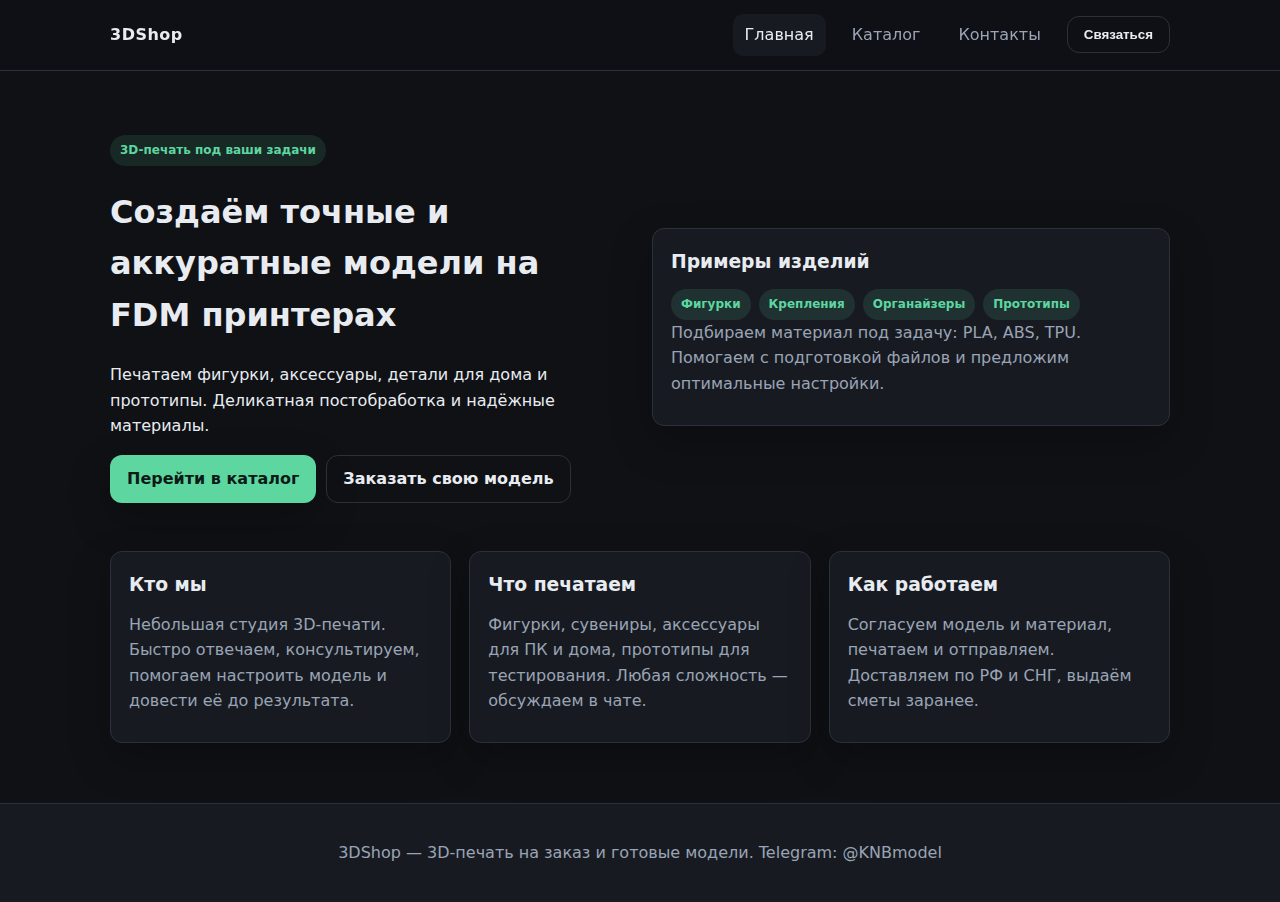
<file: index.html>
<!DOCTYPE html>
<html lang="ru">
<head>
  <meta charset="UTF-8">
  <meta name="viewport" content="width=device-width, initial-scale=1.0">
  <meta name="description" content="3DShop — 3D-печать фигурок, органайзеров и прототипов с Telegram-заказами.">
  <meta property="og:title" content="3DShop — 3D печать фигурок">
  <meta
    property="og:description"
    content="Фигурки, органайзеры, прототипы. Telegram-заказы."
  >
  <meta property="og:type" content="website">
  <meta property="og:image" content="assets/img/preview.svg">
  <meta property="og:image:type" content="image/svg+xml">
  <meta property="og:image:width" content="640">
  <meta property="og:image:height" content="480">
  <meta property="og:url" content="https://username.github.io/3DShop/">
  <link rel="icon" href="assets/img/preview.svg" type="image/svg+xml">
  <title>3DShop — Печать на заказ</title>
  <link rel="stylesheet" href="assets/css/style.css">
  <script defer src="assets/js/common.js"></script>
</head>
<body>
<header>
  <nav class="navbar">
    <a class="logo" href="index.html">3DShop</a>
    <div class="nav-links">
      <a class="active" href="index.html">Главная</a>
      <a href="catalog.html">Каталог</a>
      <a href="contact.html">Контакты</a>
      <button class="button secondary" type="button" data-modal-open>Связаться</button>
    </div>
  </nav>
</header>

<main>
  <section class="hero">
    <div>
      <span class="badge">3D-печать под ваши задачи</span>
      <h1>Создаём точные и аккуратные модели на FDM принтерах</h1>
      <p>Печатаем фигурки, аксессуары, детали для дома и прототипы. Деликатная постобработка и надёжные материалы.</p>
      <div class="controls">
        <a class="button" href="catalog.html">Перейти в каталог</a>
        <a
          class="button secondary"
          href="https://t.me/KNBmodel?text=Хочу%20заказать%20свою%203D%20модель.%20Могу%20прислать%20фото%2Fреф%2FSTL."
          target="_blank"
        >
          Заказать свою модель
        </a>
      </div>
    </div>
    <div class="card">
      <h3>Примеры изделий</h3>
      <div class="taglist">
        <span class="badge">Фигурки</span>
        <span class="badge">Крепления</span>
        <span class="badge">Органайзеры</span>
        <span class="badge">Прототипы</span>
      </div>
      <p>Подбираем материал под задачу: PLA, ABS, TPU. Помогаем с подготовкой файлов и предложим оптимальные настройки.</p>
    </div>
  </section>

  <section class="grid">
    <article class="card">
      <h3>Кто мы</h3>
      <p>Небольшая студия 3D-печати. Быстро отвечаем, консультируем, помогаем настроить модель и довести её до результата.</p>
    </article>
    <article class="card">
      <h3>Что печатаем</h3>
      <p>Фигурки, сувениры, аксессуары для ПК и дома, прототипы для тестирования. Любая сложность — обсуждаем в чате.</p>
    </article>
    <article class="card">
      <h3>Как работаем</h3>
      <p>Согласуем модель и материал, печатаем и отправляем. Доставляем по РФ и СНГ, выдаём сметы заранее.</p>
    </article>
  </section>
</main>

<footer>
  <p>3DShop — 3D-печать на заказ и готовые модели. Telegram: <a href="https://t.me/KNBmodel">@KNBmodel</a></p>
</footer>

<div class="modal-backdrop" role="dialog" aria-modal="true">
  <div class="modal">
    <h3>Свяжитесь с нами</h3>
    <p>Напишите в удобный мессенджер, ответим в течение часа.</p>
    <div class="actions">
      <a
        class="button"
        href="https://t.me/KNBmodel?text=Хочу%20заказать%20свою%203D%20модель.%20Могу%20прислать%20фото%2Fреф%2FSTL."
        target="_blank"
      >
        Telegram
      </a>
      <button class="button secondary" type="button" data-modal-close>Закрыть</button>
    </div>
  </div>
</div>
</body>
</html>
</file>
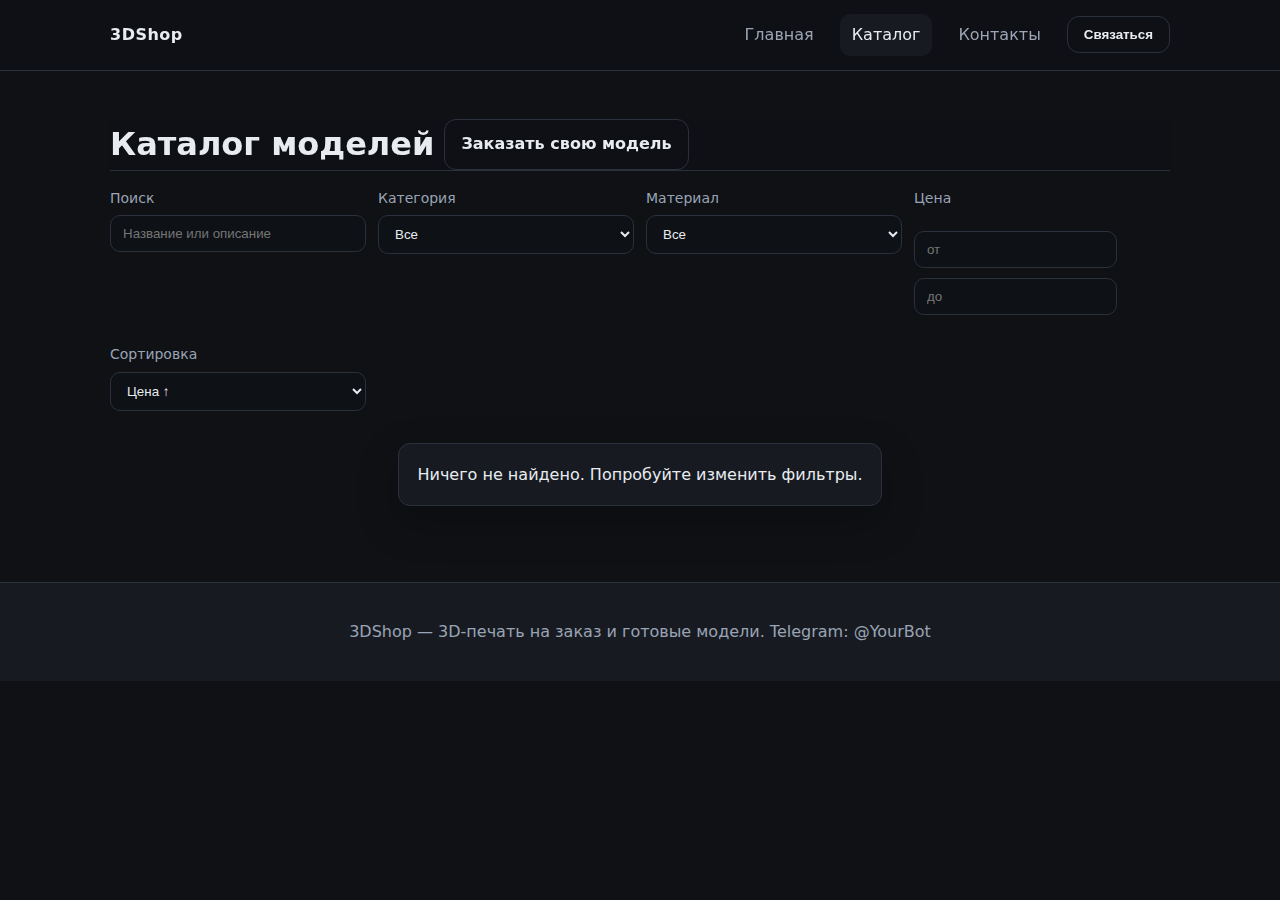
<file: catalog.html>
<!DOCTYPE html>
<html lang="ru">
<head>
  <meta charset="UTF-8">
  <meta name="viewport" content="width=device-width, initial-scale=1.0">
  <title>Каталог — 3DShop</title>
  <link rel="stylesheet" href="assets/css/style.css">
  <script defer src="assets/js/common.js"></script>
  <script defer src="assets/js/catalog.js"></script>
</head>
<body>
<header>
  <nav class="navbar">
    <a class="logo" href="/">3DShop</a>
    <div class="nav-links">
      <a href="/">Главная</a>
      <a class="active" href="catalog.html">Каталог</a>
      <a href="contact.html">Контакты</a>
      <button class="button secondary" type="button" data-modal-open>Связаться</button>
    </div>
  </nav>
</header>

<main>
  <header class="controls">
    <h1 style="margin: 0;">Каталог моделей</h1>
    <a class="button secondary" href="https://t.me/YourBot?start=custom">Заказать свою модель</a>
  </header>

  <section class="filters">
    <div class="filter-group">
      <label for="search">Поиск</label>
      <input type="search" id="search" placeholder="Название или описание">
    </div>
    <div class="filter-group">
      <label for="filter-category">Категория</label>
      <select id="filter-category"></select>
    </div>
    <div class="filter-group">
      <label for="filter-material">Материал</label>
      <select id="filter-material"></select>
    </div>
    <div class="filter-group">
      <label>Цена</label>
      <div class="controls" style="padding: 0; box-shadow: none; background: none; border: none;">
        <input type="number" id="filter-min-price" placeholder="от" min="0" step="10">
        <input type="number" id="filter-max-price" placeholder="до" min="0" step="10">
      </div>
    </div>
    <div class="filter-group">
      <label for="sort">Сортировка</label>
      <select id="sort">
        <option value="price-asc">Цена ↑</option>
        <option value="price-desc">Цена ↓</option>
        <option value="title">По названию</option>
        <option value="newest">По новизне</option>
      </select>
    </div>
  </section>

  <section id="catalog" class="grid" aria-live="polite"></section>
</main>

<footer>
  <p>3DShop — 3D-печать на заказ и готовые модели. Telegram: <a href="https://t.me/YourBot?start=custom">@YourBot</a></p>
</footer>

<div class="modal-backdrop" role="dialog" aria-modal="true">
  <div class="modal">
    <h3>Свяжитесь с нами</h3>
    <p>Напишите в удобный мессенджер, ответим в течение часа.</p>
    <div class="actions">
      <a class="button" href="https://t.me/YourBot?start=custom">Telegram</a>
      <button class="button secondary" type="button" data-modal-close>Закрыть</button>
    </div>
  </div>
</div>
</body>
</html>
</file>
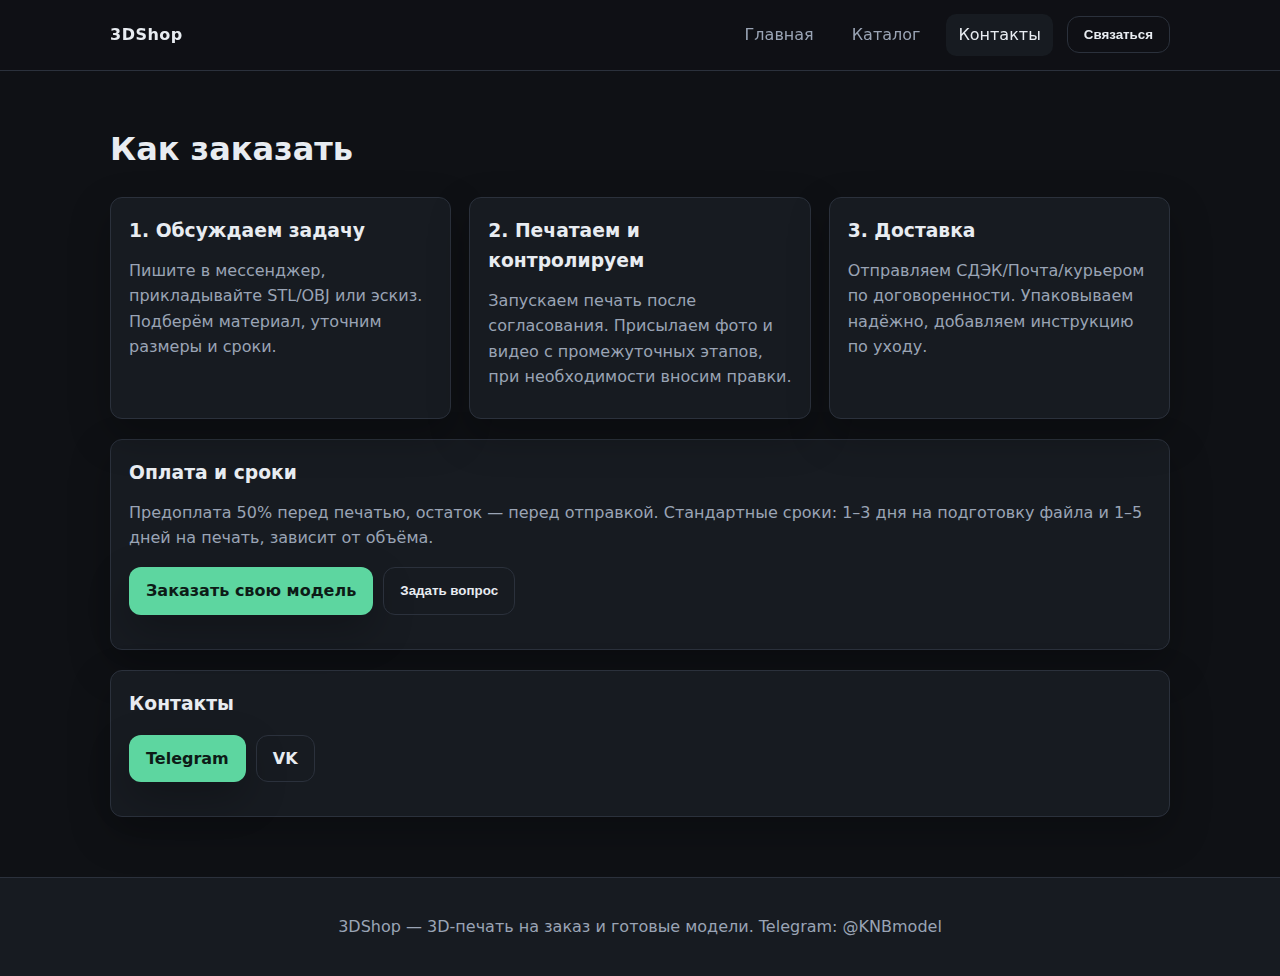
<file: contact.html>
<!DOCTYPE html>
<html lang="ru">
<head>
  <meta charset="UTF-8">
  <meta name="viewport" content="width=device-width, initial-scale=1.0">
  <title>Контакты — 3DShop</title>
  <link rel="stylesheet" href="assets/css/style.css">
  <script defer src="assets/js/common.js"></script>
</head>
<body>
<header>
  <nav class="navbar">
    <a class="logo" href="/">3DShop</a>
    <div class="nav-links">
      <a href="/">Главная</a>
      <a href="catalog.html">Каталог</a>
      <a class="active" href="contact.html">Контакты</a>
      <button class="button secondary" type="button" data-modal-open>Связаться</button>
    </div>
  </nav>
</header>

<main>
  <h1>Как заказать</h1>
  <div class="grid">
    <article class="card">
      <h3>1. Обсуждаем задачу</h3>
      <p>Пишите в мессенджер, прикладывайте STL/OBJ или эскиз. Подберём материал, уточним размеры и сроки.</p>
    </article>
    <article class="card">
      <h3>2. Печатаем и контролируем</h3>
      <p>Запускаем печать после согласования. Присылаем фото и видео с промежуточных этапов, при необходимости вносим правки.</p>
    </article>
    <article class="card">
      <h3>3. Доставка</h3>
      <p>Отправляем СДЭК/Почта/курьером по договоренности. Упаковываем надёжно, добавляем инструкцию по уходу.</p>
    </article>
  </div>

  <section class="card" style="margin-top: 20px;">
    <h3>Оплата и сроки</h3>
    <p>Предоплата 50% перед печатью, остаток — перед отправкой. Стандартные сроки: 1–3 дня на подготовку файла и 1–5 дней на печать, зависит от объёма.</p>
    <div class="controls">
      <a class="button" href="https://t.me/KNBmodel">Заказать свою модель</a>
      <button class="button secondary" type="button" data-modal-open>Задать вопрос</button>
    </div>
  </section>

  <section class="card" style="margin-top: 20px;">
    <h3>Контакты</h3>
    <div class="controls">
      <a class="button" href="https://t.me/KNBmodel">Telegram</a>
      <a class="button secondary" href="https://vk.com/yourpage">VK</a>
    </div>
  </section>
</main>

<footer>
  <p>3DShop — 3D-печать на заказ и готовые модели. Telegram: <a href="https://t.me/KNBmodel">@KNBmodel</a></p>
</footer>

<div class="modal-backdrop" role="dialog" aria-modal="true">
  <div class="modal">
    <h3>Свяжитесь с нами</h3>
    <p>Напишите в удобный мессенджер, ответим в течение часа.</p>
    <div class="actions">
      <a class="button" href="https://t.me/KNBmodel">Telegram</a>
      <button class="button secondary" type="button" data-modal-close>Закрыть</button>
    </div>
  </div>
</div>
</body>
</html>
</file>
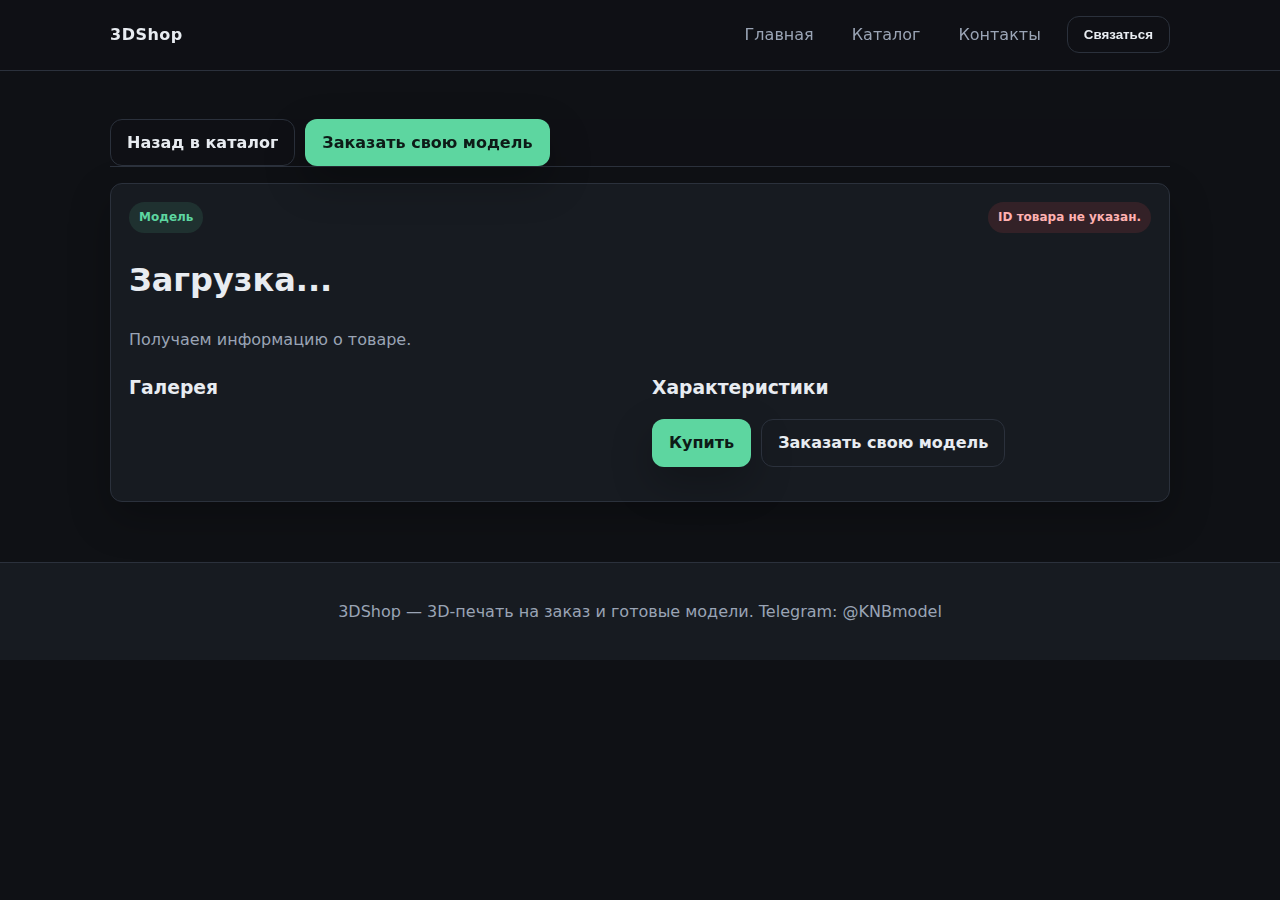
<file: product.html>
<!DOCTYPE html>
<html lang="ru">
<head>
  <meta charset="UTF-8">
  <meta name="viewport" content="width=device-width, initial-scale=1.0">
  <meta name="description" content="Карточка модели 3DShop — характеристики, цена и быстрый заказ в Telegram.">
  <meta property="og:title" content="Товар — 3DShop">
  <meta
    property="og:description"
    content="Фигурки, органайзеры, прототипы. Telegram-заказы."
  >
  <meta property="og:type" content="website">
  <meta property="og:image" content="assets/img/preview.svg">
  <meta property="og:image:type" content="image/svg+xml">
  <meta property="og:image:width" content="640">
  <meta property="og:image:height" content="480">
  <meta property="og:url" content="https://username.github.io/3DShop/product.html">
  <link rel="icon" href="assets/img/preview.svg" type="image/svg+xml">
  <title>Товар — 3DShop</title>
  <link rel="stylesheet" href="assets/css/style.css">
  <script defer src="assets/js/common.js"></script>
  <script defer src="assets/js/product.js"></script>
</head>
<body>
<header>
  <nav class="navbar">
    <a class="logo" href="index.html">3DShop</a>
    <div class="nav-links">
      <a href="index.html">Главная</a>
      <a href="catalog.html">Каталог</a>
      <a href="contact.html">Контакты</a>
      <button class="button secondary" type="button" data-modal-open>Связаться</button>
    </div>
  </nav>
</header>

<main>
  <header class="controls">
    <a class="button secondary" href="catalog.html">Назад в каталог</a>
    <a
      class="button"
      href="https://t.me/KNBmodel?text=Хочу%20заказать%20свою%203D%20модель.%20Могу%20прислать%20фото%2Fреф%2FSTL."
      target="_blank"
    >
      Заказать свою модель
    </a>
  </header>

  <article class="card">
    <div class="product-meta">
      <span class="badge">Модель</span>
      <span id="product-error" class="badge" style="background: rgba(255, 86, 86, 0.12); color: #ffb1b1;"></span>
    </div>
    <h1 id="product-title">Загрузка...</h1>
    <p id="product-description">Получаем информацию о товаре.</p>

    <div class="detail">
      <div>
        <h3>Галерея</h3>
        <div id="product-gallery" class="gallery product-gallery"></div>
      </div>
      <div>
        <h3>Характеристики</h3>
        <div id="product-details"></div>
        <div class="controls">
          <a id="buy-button" class="button" href="#">Купить</a>
          <a
            class="button secondary"
            href="https://t.me/KNBmodel?text=Хочу%20заказать%20свою%203D%20модель.%20Могу%20прислать%20фото%2Fреф%2FSTL."
            target="_blank"
          >
            Заказать свою модель
          </a>
        </div>
      </div>
    </div>
  </article>
</main>

<footer>
  <p>3DShop — 3D-печать на заказ и готовые модели. Telegram: <a href="https://t.me/KNBmodel">@KNBmodel</a></p>
</footer>

<div class="modal-backdrop" role="dialog" aria-modal="true">
  <div class="modal">
    <h3>Свяжитесь с нами</h3>
    <p>Напишите в удобный мессенджер, ответим в течение часа.</p>
    <div class="actions">
      <a
        class="button"
        href="https://t.me/KNBmodel?text=Хочу%20заказать%20свою%203D%20модель.%20Могу%20прислать%20фото%2Fреф%2FSTL."
        target="_blank"
      >
        Telegram
      </a>
      <button class="button secondary" type="button" data-modal-close>Закрыть</button>
    </div>
  </div>
</div>
</body>
</html>
</file>
<file: assets/css/style.css>
:root {
  --bg: #0f1115;
  --surface: #171b21;
  --accent: #5dd6a0;
  --text: #e8ecf1;
  --muted: #9aa4b5;
  --border: #2b313c;
  --shadow: 0 16px 40px rgba(0, 0, 0, 0.25);
  --radius: 12px;
}

* {
  box-sizing: border-box;
}

body {
  margin: 0;
  font-family: "Inter", "Segoe UI", system-ui, -apple-system, sans-serif;
  background: var(--bg);
  color: var(--text);
  line-height: 1.6;
}

a {
  color: inherit;
  text-decoration: none;
}

img {
  max-width: 100%;
  display: block;
  border-radius: calc(var(--radius) - 4px);
}

.product-image {
  width: 100%;
  max-width: 250px;
  height: 250px;
  object-fit: cover;
  border-radius: 8px;
}

.gallery-image {
  width: 100%;
  max-width: 500px;
  height: auto;
  max-height: 500px;
  object-fit: contain;
}

.thumbnail {
  width: 90px;
  height: 90px;
  object-fit: cover;
  cursor: pointer;
  margin: 5px;
  border: 2px solid transparent;
}

.thumbnail.active {
  border-color: #007bff;
}

header {
  position: sticky;
  top: 0;
  z-index: 10;
  background: rgba(15, 17, 21, 0.9);
  backdrop-filter: blur(12px);
  border-bottom: 1px solid var(--border);
}

.navbar {
  display: flex;
  align-items: center;
  justify-content: space-between;
  max-width: 1100px;
  margin: 0 auto;
  padding: 14px 20px;
}

.logo {
  font-weight: 700;
  letter-spacing: 0.5px;
}

.nav-links {
  display: flex;
  align-items: center;
  gap: 14px;
}

.nav-links a {
  padding: 8px 12px;
  border-radius: 10px;
  transition: background 0.2s ease;
  color: var(--muted);
}

.nav-links a:hover,
.nav-links a.active {
  background: var(--surface);
  color: var(--text);
}

.button {
  display: inline-flex;
  align-items: center;
  justify-content: center;
  gap: 8px;
  padding: 10px 16px;
  border-radius: 12px;
  border: 1px solid transparent;
  background: var(--accent);
  color: #0d1b17;
  font-weight: 600;
  cursor: pointer;
  transition: transform 0.1s ease, box-shadow 0.2s ease, background 0.2s ease;
  box-shadow: var(--shadow);
}

.button.secondary {
  background: transparent;
  color: var(--text);
  border-color: var(--border);
  box-shadow: none;
}

.button:hover {
  transform: translateY(-1px);
}

main {
  max-width: 1100px;
  padding: 32px 20px 60px;
  margin: 0 auto;
}

.hero {
  display: grid;
  grid-template-columns: repeat(auto-fit, minmax(280px, 1fr));
  gap: 24px;
  align-items: center;
  margin: 32px 0;
}

.card {
  background: var(--surface);
  border: 1px solid var(--border);
  border-radius: var(--radius);
  padding: 18px;
  box-shadow: var(--shadow);
}

.card h2,
.card h3 {
  margin: 0 0 12px;
}

.card p {
  color: var(--muted);
  margin: 0 0 10px;
}

.grid {
  display: grid;
  grid-template-columns: repeat(auto-fit, minmax(280px, 1fr));
  gap: 18px;
  justify-items: center;
}

.product-card {
  display: flex;
  flex-direction: column;
  gap: 12px;
  min-width: 280px;
  max-width: 320px;
  width: 100%;
  height: 100%;
}

.product-meta {
  display: flex;
  align-items: center;
  justify-content: space-between;
  color: var(--muted);
  font-size: 14px;
}

.price {
  font-size: 18px;
  font-weight: 700;
}

.filters {
  display: grid;
  grid-template-columns: repeat(auto-fit, minmax(240px, 1fr));
  gap: 12px;
  margin-bottom: 16px;
}

.filter-group {
  display: flex;
  flex-direction: column;
  gap: 6px;
}

label {
  color: var(--muted);
  font-size: 14px;
}

input,
select {
  padding: 10px 12px;
  border-radius: 10px;
  border: 1px solid var(--border);
  background: #0e1116;
  color: var(--text);
}

.controls {
  display: flex;
  flex-wrap: wrap;
  gap: 10px;
  margin: 16px 0;
}

.badge {
  display: inline-flex;
  align-items: center;
  padding: 6px 10px;
  border-radius: 999px;
  background: rgba(93, 214, 160, 0.12);
  color: var(--accent);
  font-weight: 600;
  font-size: 12px;
}

.gallery {
  display: grid;
  grid-template-columns: repeat(auto-fit, minmax(180px, 1fr));
  gap: 12px;
}

.gallery-wrapper {
  display: flex;
  align-items: center;
  justify-content: center;
  background: #0e1116;
  padding: 8px;
  border-radius: calc(var(--radius) - 2px);
  width: 100%;
}

.product-gallery {
  display: flex;
  flex-wrap: wrap;
  gap: 14px;
  align-items: flex-start;
}

.product-gallery .main-image {
  display: flex;
  align-items: center;
  justify-content: center;
  background: #0e1116;
  padding: 12px;
  border-radius: calc(var(--radius) - 2px);
  flex: 1 1 320px;
}

.product-gallery .thumbs {
  display: flex;
  flex-direction: column;
  flex: 0 0 110px;
  gap: 6px;
}

.detail {
  display: grid;
  grid-template-columns: repeat(auto-fit, minmax(280px, 1fr));
  gap: 24px;
  margin-top: 20px;
}

.table {
  border-collapse: collapse;
  width: 100%;
}

.table td {
  padding: 10px 0;
  color: var(--muted);
}

.table td:first-child {
  width: 120px;
  color: var(--text);
  font-weight: 600;
}

footer {
  border-top: 1px solid var(--border);
  padding: 20px;
  text-align: center;
  color: var(--muted);
  background: var(--surface);
}

.modal-backdrop {
  position: fixed;
  inset: 0;
  background: rgba(0, 0, 0, 0.55);
  display: flex;
  align-items: center;
  justify-content: center;
  padding: 20px;
  opacity: 0;
  pointer-events: none;
  transition: opacity 0.2s ease;
  z-index: 20;
}

.modal-backdrop.visible {
  opacity: 1;
  pointer-events: auto;
}

.modal {
  background: var(--surface);
  border: 1px solid var(--border);
  border-radius: var(--radius);
  padding: 20px;
  max-width: 420px;
  width: 100%;
  box-shadow: var(--shadow);
}

.modal h3 {
  margin-top: 0;
}

.modal .actions {
  display: flex;
  gap: 10px;
  justify-content: flex-end;
  margin-top: 16px;
}

.taglist {
  display: flex;
  flex-wrap: wrap;
  gap: 8px;
  color: var(--muted);
}

@media (max-width: 640px) {
  .navbar {
    flex-direction: column;
    gap: 10px;
  }

  header {
    position: static;
  }

  .controls {
    flex-direction: column;
  }
}
</file>
